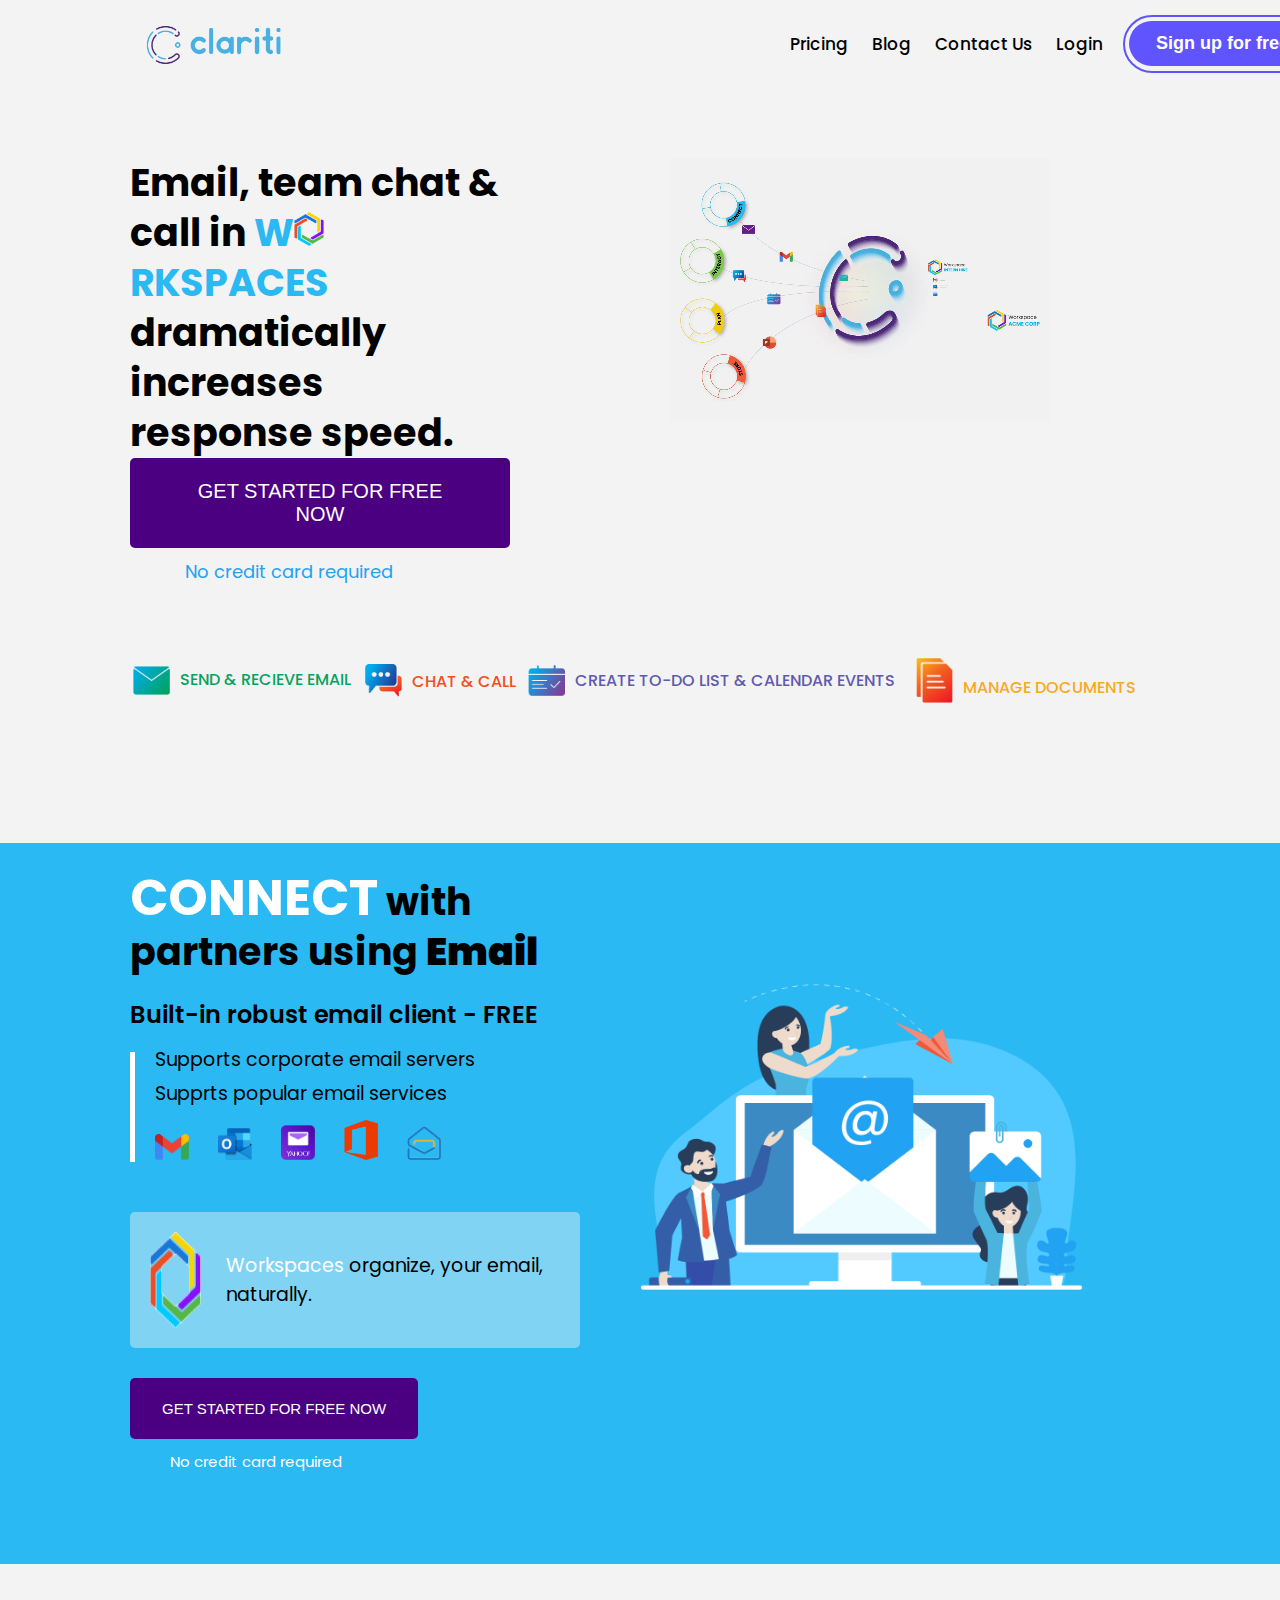
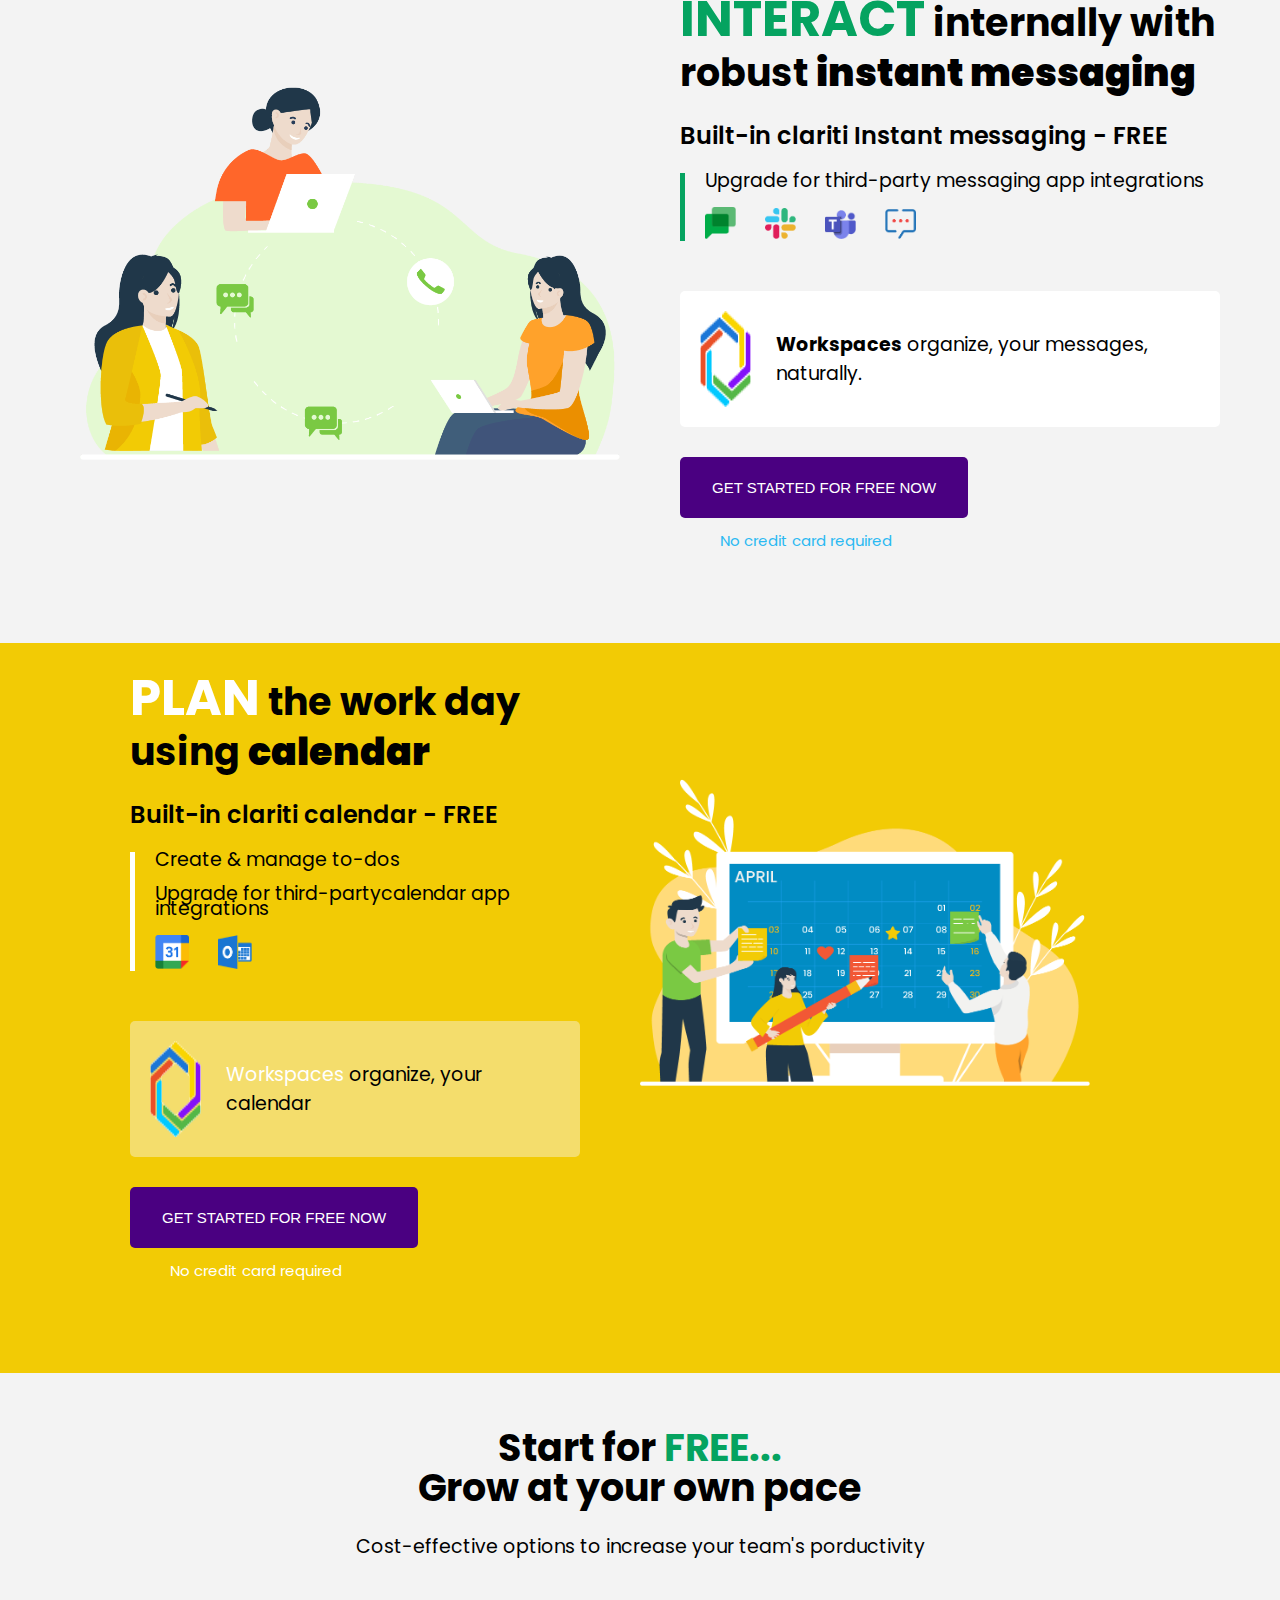
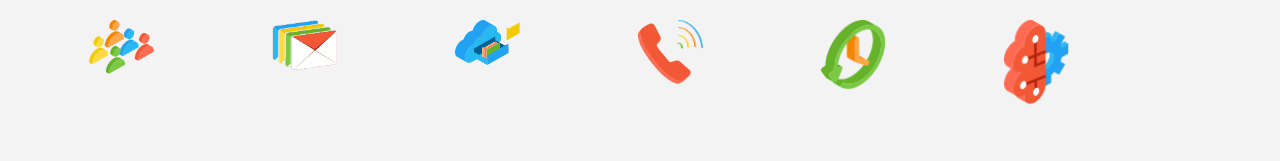
<file: index.html>
<!DOCTYPE html>
<html>
    <head>
        <title>Clariti</title>
        <link rel="preconnect" href="https://fonts.googleapis.com">
        <link rel="preconnect" href="https://fonts.gstatic.com" crossorigin>
        <link href="https://fonts.googleapis.com/css2?family=Poppins:wght@100;200;300;400;500;600;700;800;900&display=swap" rel="stylesheet">
        <link rel="stylesheet" href="./main.css">
        <link rel="stylesheet" href="./header.css">
        <link rel="stylesheet" href="./button.css">
        <link rel="stylesheet" href="./color.css">
        <link rel="stylesheet" href="./table.css">
        <link rel="stylesheet" href="./contents.css">
        <link rel="stylesheet" href="./upgrade.css">
    </head>
    <body>
        <header class="display-flex header-background">
            <div class="margin-right">
                <img src="./305x72_color.png">
            </div>
            <div class="nav-bar">
                <ul>
                    <li><a href="_blank" class="black-color">Pricing</a></li>
                    <li><a href="_blank" class="black-color">Blog</a></li>
                    <li><a href="./contact.html" class="black-color">Contact Us</a></li>
                    <li><a href="_blank" class="black-color">Login</a></li>
                </ul>
            </div>
            <div class="header-button-outer-layer"><button class="header-button">Sign up for free</button></div>
        </header>
        <section>
            <div class="display-flex">
                <div class="sub-header-content padding-left">
                    <h1>Email, team chat & call in <span class=blue-color>W<img src="./icon-o.png">RKSPACES</span> dramatically increases response speed.</h1>
                    <button class="secondary-button">GET STARTED FOR FREE NOW</button>
                    <div>
                        <a href="_blank">No credit card required</a>
                    </div>   
                </div>
                <div class="sub-header-content">
                    <video>
                        <source src="./clariti-video.m4v">
                    </video>
                </div>
            </div>
        </section>
        <table>
            <tr>
                <td>
                    <img src="./mail.png"><span class="green-color">SEND & RECIEVE EMAIL</span>
                </td>
                <td>
                    <img src="./chat.png"><span class="orange-color">CHAT & CALL</span>
                </td>
                <td>
                    <img src="./calendar.png"><span class="purple-color">CREATE TO-DO LIST & CALENDAR EVENTS</span>
                </td>
                <td>
                    <img src="./documents.png"><span class="yellow-color">MANAGE DOCUMENTS</span>
                </td>
            </tr>
        </table>
        <!--flex number 1-->
        <div class="display-flex blue-background"> 
            <div class="main-content-right">
                <h1><span class="main-header white-color">CONNECT</span> with partners using <b>Email</b></h1>
                <h2>Built-in robust email client - FREE</h2>
                <section>
                    <p>Supports corporate email servers</p>
                    <p>Supprts popular email services</p>
                    <img src="./gmail.png">
                    <img src="./outlook.png">
                    <img src="./yahoo.png">
                    <img src="./ms.png">
                    <img src="./zoho.png">
                </section>
                <div class="display-flex small-box transparent-background">
                    <img src="./icon-o.png">
                    <p><span class="white-color">Workspaces</span> organize, your email, naturally.</p>
                </div>
                <button class="primary-button">GET STARTED FOR FREE NOW</button>
                <div class="credit-card">
                    <a href="_blank" class="white-color">No credit card required</a>
                </div>
            </div>
            <div class="main-content-right">
                <img src="./connect.png" class="img-right">
            </div>
        </div>
        <!--flex number 2-->
        <div class="display-flex header-background">
            <div class="main-content-left">
                <img src="./interact.png" class="img-left">
            </div>
            <div class="main-content-left">
                <h1><span class="main-header green-color">INTERACT</span> internally with robust <b>instant messaging</b></h1>
                <h2>Built-in clariti Instant messaging - FREE</h2>
                <section>
                    <p>Upgrade for third-party messaging app integrations</p>
                    <img src="./gchat.png">
                    <img src="./slack.png">
                    <img src="./ms-teams.png">
                    <img src="./zoho-cliq.png">
                </section>
                <div class="display-flex small-box white-background">
                    <img src="./icon-o.png">
                    <p><b>Workspaces</b> organize, your messages, naturally.</p>
                </div>
                <button class="primary-button">GET STARTED FOR FREE NOW</button>
                <div class="credit-card">
                    <a href="_blank" class="blue-color">No credit card required</a>
                </div>
            </div>
        </div>
        <!--flex number 3-->
        <div class="display-flex yellow-background"> 
            <div class="main-content-right">
                <h1><span class="main-header white-color">PLAN</span> the work day using <b>calendar</b></h1>
                <h2>Built-in clariti calendar - FREE</h2>
                <section>
                    <p>Create & manage to-dos</p>
                    <p>Upgrade for third-partycalendar app integrations</p>
                    <img src="./gcalendar.png">
                    <img src="./outlook-calendar.png">
                </section>
                <div class="display-flex small-box transparent-background">
                    <img src="./icon-o.png">
                    <p><span class="white-color">Workspaces</span> organize, your calendar</p>
                </div>
                <button class="primary-button">GET STARTED FOR FREE NOW</button>
                <div class="credit-card">
                    <a href="_blank" class="white-color">No credit card required</a>
                </div>
            </div>
            <div class="main-content-right">
                <img src="./plan.png" class="img-right">
            </div>
        </div>   
        <div>
            <div class="upgrades header-background">
                <h1>Start for <span class="green-color">FREE...<span></h1>
                <h1 class="margin-top">Grow at your own pace</h1>
                <p>Cost-effective options to increase your team's porductivity</p>
                <div class="display-flex">
                    <div class="upgrade-flex">
                        <img src="./people.png">
                    </div>
                    <div class="upgrade-flex">
                        <img src="./colormail.png">
                    </div>
                    <div class="upgrade-flex">
                        <img src="./storage.png">
                    </div>
                    <div class="upgrade-flex">
                        <img src="./phone.png">
                    </div>
                    <div class="upgrade-flex">
                        <img src="./time.png">
                    </div>
                    <div class="upgrade-flex">
                        <img src="./organize.png">
                    </div>
                </div>
            </div>
        </div>
    </body>
</html>
</file>
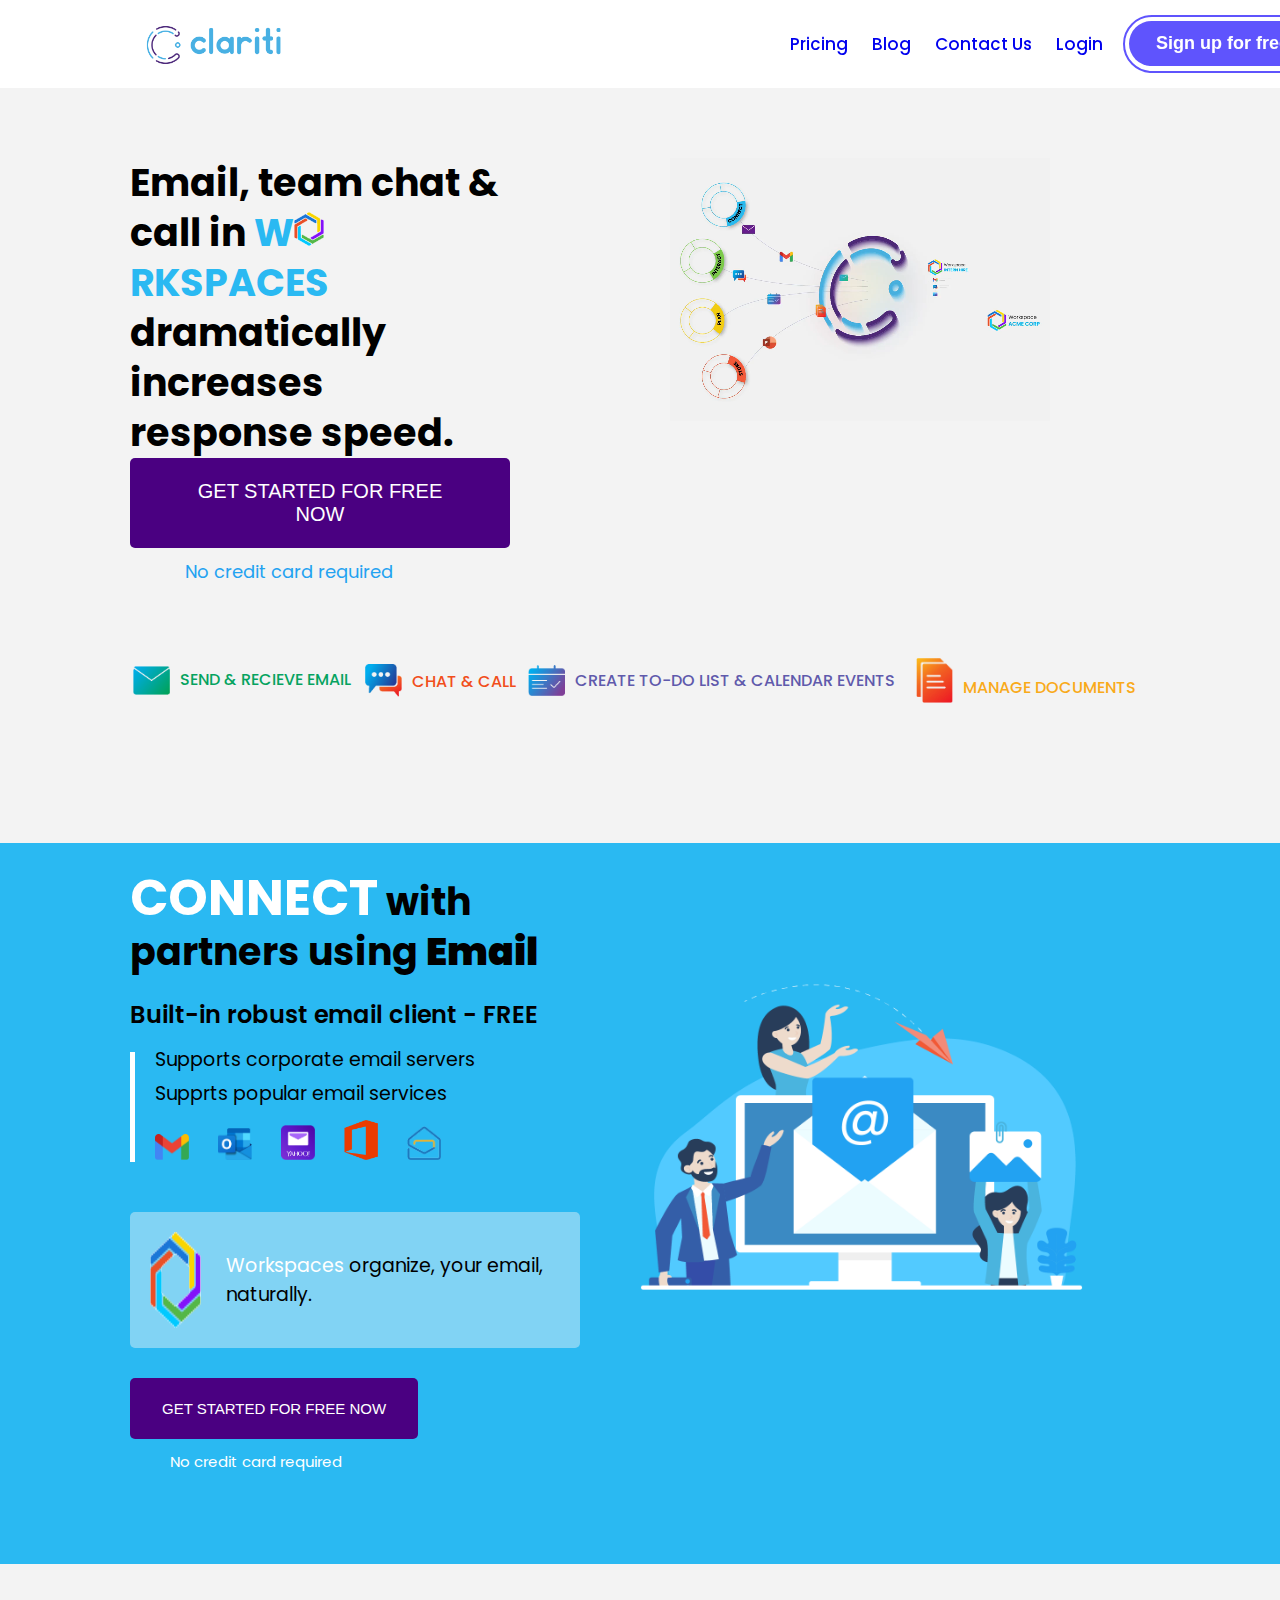
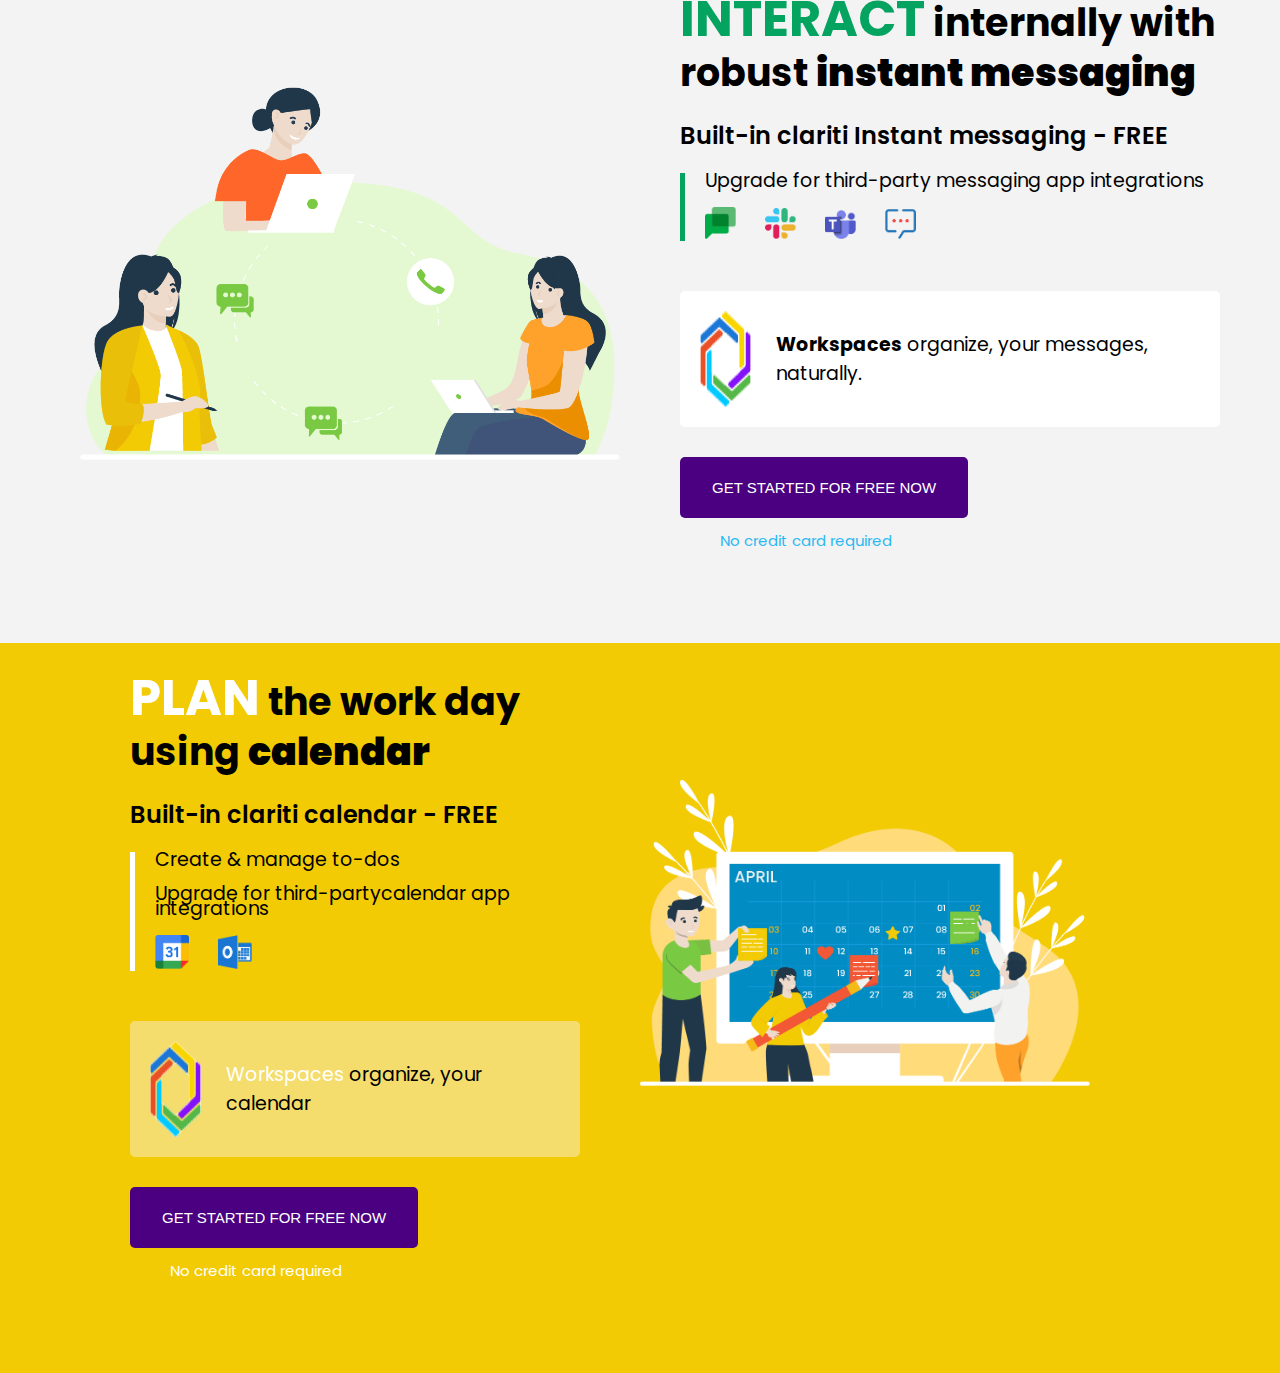
<file: clariti.html>
<!DOCTYPE html>
<html>
    <head>
        <title>Clariti</title>
        <link rel="preconnect" href="https://fonts.googleapis.com">
        <link rel="preconnect" href="https://fonts.gstatic.com" crossorigin>
        <link href="https://fonts.googleapis.com/css2?family=Poppins:wght@100;200;300;400;500;600;700;800;900&display=swap" rel="stylesheet">
        <link rel="stylesheet" href="./main.css">
        <link rel="stylesheet" href="./header.css">
        <link rel="stylesheet" href="./button.css">
        <link rel="stylesheet" href="./color.css">
        <link rel="stylesheet" href="./table.css">
        <link rel="stylesheet" href="./contents.css">
    </head>
    <body>
        <header class="display-flex">
            <div class="margin-right">
                <img src="./305x72_color.png">
            </div>
            <div class="nav-bar">
                <ul>
                    <li><a href="_blank">Pricing</a></li>
                    <li><a href="_blank">Blog</a></li>
                    <li><a href="_blank">Contact Us</a></li>
                    <li><a href="_blank">Login</a></li>
                </ul>
            </div>
            <div class="header-button-outer-layer"><button class="header-button">Sign up for free</button></div>
        </header>
        <section>
            <div class="display-flex">
                <div class="sub-header-content padding-left">
                    <h1>Email, team chat & call in <span class=blue-color>W<img src="./icon-o.png">RKSPACES</span> dramatically increases response speed.</h1>
                    <button class="secondary-button">GET STARTED FOR FREE NOW</button>
                    <div>
                        <a href="_blank">No credit card required</a>
                    </div>   
                </div>
                <div class="sub-header-content">
                    <video>
                        <source src="./clariti-video.m4v">
                    </video>
                </div>
            </div>
        </section>
        <table>
            <tr>
                <td>
                    <img src="./mail.png"><span class="green-color">SEND & RECIEVE EMAIL</span>
                </td>
                <td>
                    <img src="./chat.png"><span class="orange-color">CHAT & CALL</span>
                </td>
                <td>
                    <img src="./calendar.png"><span class="purple-color">CREATE TO-DO LIST & CALENDAR EVENTS</span>
                </td>
                <td>
                    <img src="./documents.png"><span class="yellow-color">MANAGE DOCUMENTS</span>
                </td>
            </tr>
        </table>
        <!--flex number 1-->
        <div class="display-flex blue-background"> 
            <div class="main-content-right">
                <h1><span class="main-header white-color">CONNECT</span> with partners using <b>Email</b></h1>
                <h2>Built-in robust email client - FREE</h2>
                <section>
                    <p>Supports corporate email servers</p>
                    <p>Supprts popular email services</p>
                    <img src="./gmail.png">
                    <img src="./outlook.png">
                    <img src="./yahoo.png">
                    <img src="./ms.png">
                    <img src="./zoho.png">
                </section>
                <div class="display-flex small-box transparent-background">
                    <img src="./icon-o.png">
                    <p><span class="white-color">Workspaces</span> organize, your email, naturally.</p>
                </div>
                <button class="primary-button">GET STARTED FOR FREE NOW</button>
                <div class="credit-card">
                    <a href="_blank" class="white-color">No credit card required</a>
                </div>
            </div>
            <div class="main-content-right">
                <img src="./connect.png" class="img-right">
            </div>
        </div>
        <!--flex number 2-->
        <div class="display-flex header-background">
            <div class="main-content-left">
                <img src="./interact.png" class="img-left">
            </div>
            <div class="main-content-left">
                <h1><span class="main-header green-color">INTERACT</span> internally with robust <b>instant messaging</b></h1>
                <h2>Built-in clariti Instant messaging - FREE</h2>
                <section>
                    <p>Upgrade for third-party messaging app integrations</p>
                    <img src="./gchat.png">
                    <img src="./slack.png">
                    <img src="./ms-teams.png">
                    <img src="./zoho-cliq.png">
                </section>
                <div class="display-flex small-box white-background">
                    <img src="./icon-o.png">
                    <p><b>Workspaces</b> organize, your messages, naturally.</p>
                </div>
                <button class="primary-button">GET STARTED FOR FREE NOW</button>
                <div class="credit-card">
                    <a href="_blank" class="blue-color">No credit card required</a>
                </div>
            </div>
        </div>
        <!--flex number 3-->
        <div class="display-flex yellow-background"> 
            <div class="main-content-right">
                <h1><span class="main-header white-color">PLAN</span> the work day using <b>calendar</b></h1>
                <h2>Built-in clariti calendar - FREE</h2>
                <section>
                    <p>Create & manage to-dos</p>
                    <p>Upgrade for third-partycalendar app integrations</p>
                    <img src="./gcalendar.png">
                    <img src="./outlook-calendar.png">
                </section>
                <div class="display-flex small-box transparent-background">
                    <img src="./icon-o.png">
                    <p><span class="white-color">Workspaces</span> organize, your calendar</p>
                </div>
                <button class="primary-button">GET STARTED FOR FREE NOW</button>
                <div class="credit-card">
                    <a href="_blank" class="white-color">No credit card required</a>
                </div>
            </div>
            <div class="main-content-right">
                <img src="./plan.png" class="img-right">
            </div>
        </div>   
    </body>
</html>
</file>
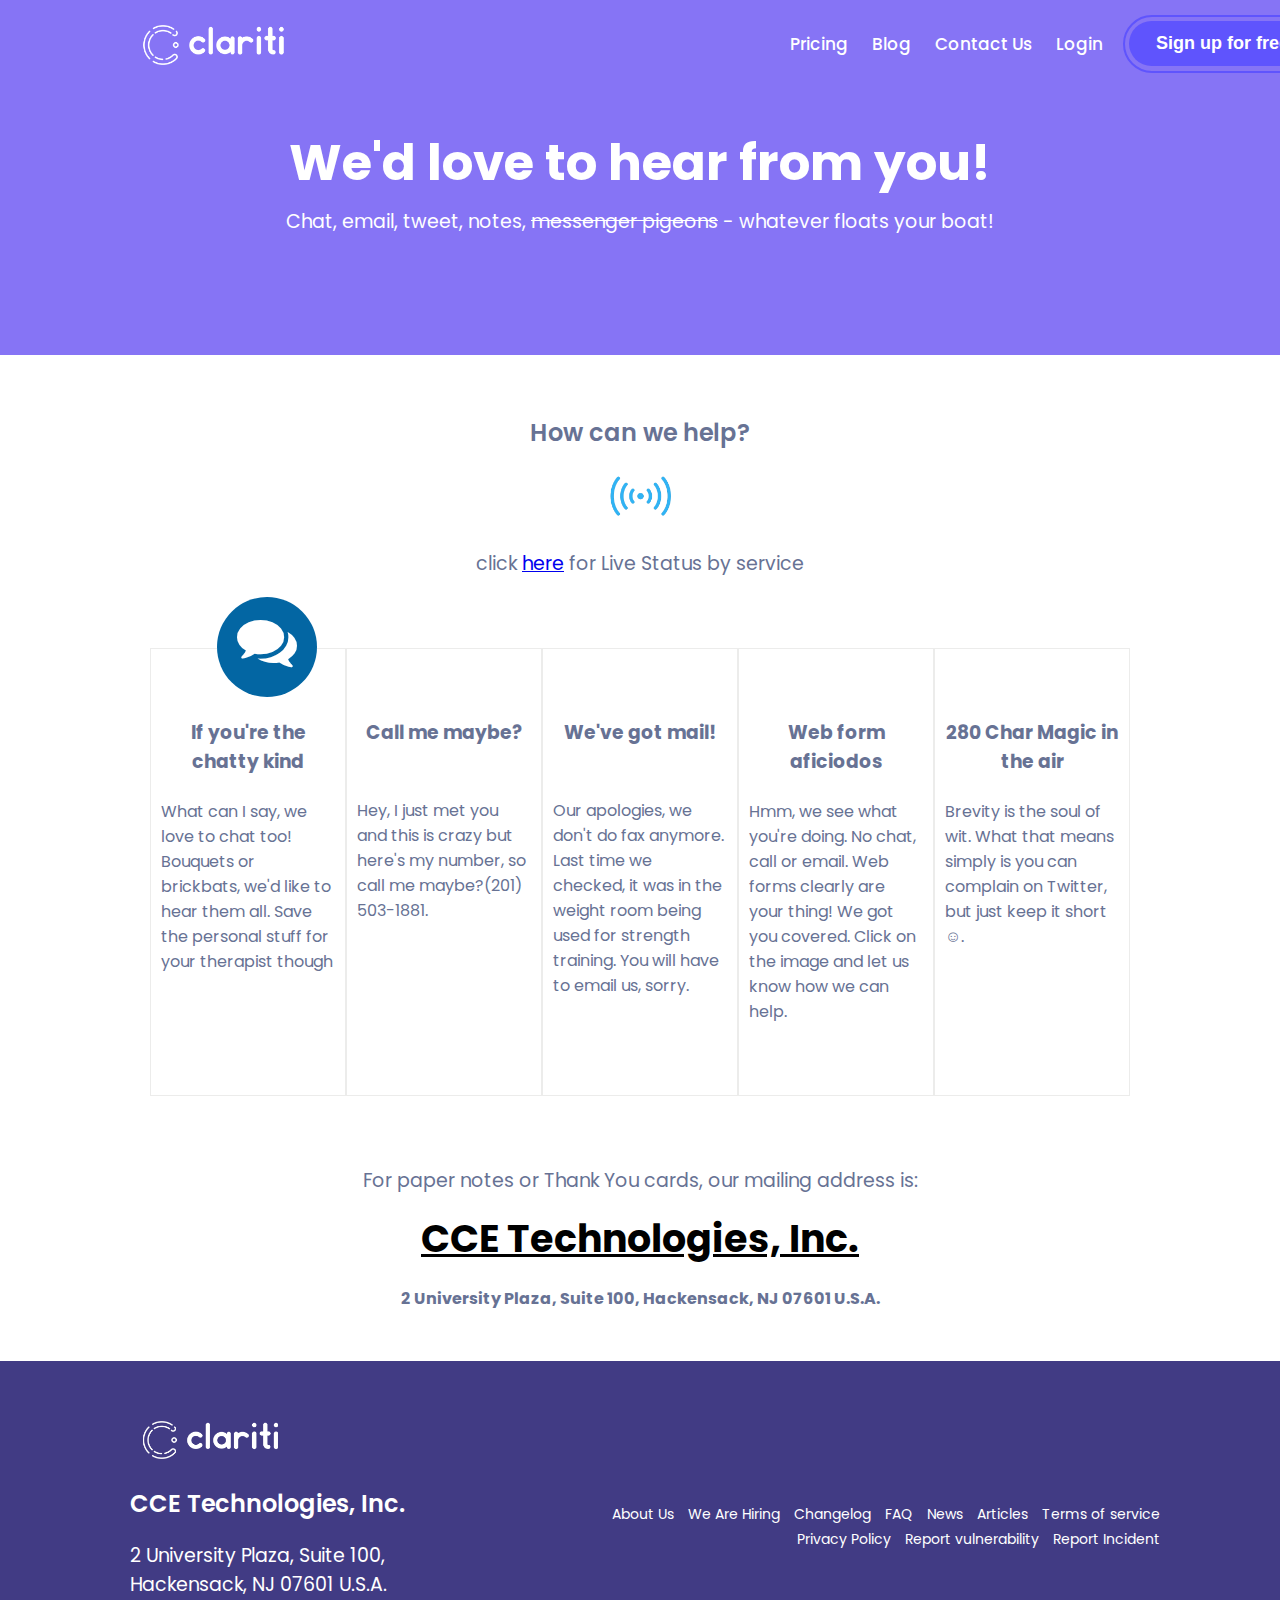
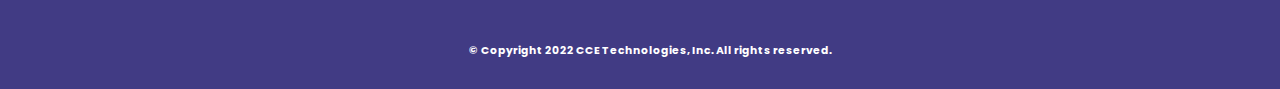
<file: contact.html>
<!DOCTYPE html>
<html>
    <head>
        <title>Clariti</title>
        <link rel="preconnect" href="https://fonts.googleapis.com">
        <link rel="preconnect" href="https://fonts.gstatic.com" crossorigin>
        <link href="https://fonts.googleapis.com/css2?family=Poppins:wght@100;200;300;400;500;600;700;800;900&display=swap" rel="stylesheet">
        <link rel="stylesheet" href="https://cdnjs.cloudflare.com/ajax/libs/font-awesome/4.7.0/css/font-awesome.min.css">
        <link rel="stylesheet" href="./main.css">
        <link rel="stylesheet" href="./header.css">
        <link rel="stylesheet" href="./button.css">
        <link rel="stylesheet" href="./color.css">
        <link rel="stylesheet" href="./table.css">
        <link rel="stylesheet" href="./contents.css">
        <link rel="stylesheet" href="./upgrade.css">
        <link rel="stylesheet" href="./contactus.css">
        <link rel="stylesheet" href="./footer.css">
    </head>
    <body>
        <header class="display-flex purple-background">
            <div class="margin-right">
                <img src="./white-clariti.png">
            </div>
            <div class="nav-bar">
                <ul>
                    <li><a href="./index.html" class="white-color">Pricing</a></li>
                    <li><a href="_blank" class="white-color">Blog</a></li>
                    <li><a href="_blank" class="white-color">Contact Us</a></li>
                    <li><a href="_blank" class="white-color">Login</a></li>
                </ul>
            </div>
            <div class="header-button-outer-layer"><button class="header-button">Sign up for free</button></div>
        </header>
        <div class="sub-header purple-background white-color">
            <h1 class="f-50">We'd love to hear from you!</h1>
            <p>Chat, email, tweet, notes, <s>messenger pigeons</s> - whatever floats your boat!</p>
        </div>
        <div class="content-contact darkpurple-color">
            <h2>How can we help?</h2>
            <img src="./wifi.png">
            <p>click <a href="_blank">here</a> for Live Status by service</p>
        </div>
        <div class="display-flex margin">
            <div class="contact-card darkpurple-color">
                <i class="fa fa-comments i-circle"></i>
                <h3>If you're the chatty kind</h3>
                <h4>What can I say, we love to chat too! Bouquets or brickbats, we'd like to hear them all. Save the personal stuff for your therapist though</h4>
            </div>
            <div class="contact-card darkpurple-color">
                <h3>Call me maybe?</h3>
                <h4>Hey, I just met you and this is crazy but here's my number, so call me maybe?(201) 503-1881.</h4>
            </div>
            <div class="contact-card darkpurple-color">
                <h3>We've got mail!</h3>
                <h4>Our apologies, we don't do fax anymore. Last time we checked, it was in the weight room being used for strength training. You will have to email us, sorry.</h4>
            </div>
            <div class="contact-card darkpurple-color">
                <h3>Web form aficiodos</h3>
                <h4>Hmm, we see what you're doing. No chat, call or email. Web forms clearly are your thing! We got you covered. Click on the image and let us know how we can help.</h4>
            </div>
            <div class="contact-card darkpurple-color">
                <h3>280 Char Magic in the air</h3>
                <h4>Brevity is the soul of wit. What that means simply is you can complain on Twitter, but just keep it short ☺.</h4>
            </div>
        </div>
        <div class="address">
            <p class="darkpurple-color">For paper notes or Thank You cards, our mailing address is:</p>
            <h1>CCE Technologies, Inc.</h1>
            <h4 class="darkpurple-color">2 University Plaza, Suite 100, Hackensack, NJ 07601 U.S.A.</h4>
        </div>
        <footer>
            <div class="display-flex">
                <div class="footer-content white-color">
                    <img src="./white-clariti.png">
                    <h2>CCE Technologies, Inc.</h2>
                    <p>2 University Plaza, Suite 100, Hackensack, NJ 07601 U.S.A.</p>
                </div>
                <div class="footer-anchor-tag">
                    <a href="_blank">About Us</a>
                    <a href="_blank">We Are Hiring</a>
                    <a href="_blank">Changelog</a>
                    <a href="_blank">FAQ</a>
                    <a href="_blank">News</a>
                    <a href="_blank">Articles</a>
                    <a href="_blank">Terms of service</a>
                    <a href="_blank">Privacy Policy</a>
                    <a href="_blank">Report vulnerability</a>
                    <a href="_blank">Report Incident</a>
                </div>
            </div>
            <div class="footer-copyright">
                <h6 class="white-color">© Copyright 2022 CCE Technologies, Inc. All rights reserved.</h6>
            </div>
        </footer>
    </body>
</html>
</file>
<file: main.css>
body {
    margin: 0;
    padding: 0;
    font-family: 'Poppins', sans-serif;
    width: 100%;
    overflow-x: hidden;
}
h1 {
    font-size: 38px;
    line-height: 50px;
    margin: 0;
}
h2 {
    font-weight: 600;
}
p{
    font-size: 19px;
}
.display-flex {
    display: flex;
}
.margin-right {
    margin-right: 315px;
}
.padding-left {
    padding-left: 140px;
}
.margin-top {
    margin-top: -10px;
}
.f-50 {
    font-size: 50px;
}
.margin {
    margin: 20px 150px;
}
</file>
<file: header.css>
header {
    width: 100%;
    padding: 15px 130px;
    position: sticky;
    top: 0;
    z-index: 1;
}
header img {
    width: 55%;
    position: relative;
    top: 10px;  
    cursor: pointer;
}

.nav-bar li {
    display: inline-block;
    padding-right: 10px;
}
.nav-bar li a {
    text-decoration: none;
    padding-right: 10px;
    font-weight: 500;
    font-size: 17px;
}


.sub-header-content {
    margin-top: 0;
    background-color: #f3f3f3;
    width: 100%;
    padding: 70px 130px;
}
.sub-header-content video {
    width: 100%;
    position: relative;
    right: 100px;
}
.sub-header-content a {
    position: relative;
    top: 10px;
    left: 55px;
    text-align: center;
    text-decoration: none;
    color: #23a2f1;
    font-size: large;
} 
.sub-header-content img {
    width: 30px;
}

.sub-header {
    width: 100%;
    text-align: center;
    margin-top: 0;
    padding-top: 50px;
    padding-bottom: 100px;
}
</file>
<file: button.css>
.header-button {
    background-color: #5f54fd;
    color: #ffffff;
    border-color: transparent;
    padding: 10px 25px;
    border-radius: 30px;
    font-size: 18px;
    font-weight: bold;
    cursor: pointer;
}
.header-button-outer-layer {
    border: 2px solid #5f54fd;
    padding: 4px;
    border-radius: 30px;
}
.primary-button {
    background-color: #4a0081;
    color: #ffffff;
    border-color: transparent;
    font-size: 15px;
    padding: 20px 30px;
    border-radius: 5px;
    margin-top: 30px;
}
.secondary-button {
    background-color: #4a0081;
    color: #ffffff;
    border-color: transparent;
    font-size: 20px;
    padding: 20px 40px;
    border-radius: 5px;
}
</file>
<file: color.css>
.blue-color {
    color: #2ab9f2;
}
.green-color {
    color: #05a360;
}
.orange-color {
    color: #f14e1b;
}
.purple-color {
    color: #605aac;
}
.darkpurple-color {
    color: #677294;
}
.yellow-color {
    color: #f9aa1a;
}
.white-color {
    color: #ffffff;
}
.black-color {
    color: #000000;
}
.blue-background {
    background-color: #2ab9f2;
}
.header-background {
    background-color: #f3f3f3;
}
.white-background {
    background-color: #ffffff;
}
.yellow-background {
    background-color: #f2cb05;
}
.purple-background {
    background-color: #8674f5;
}
.transparent-background {
    background-color: #f5f5f56e;
}
</file>
<file: table.css>
table, tr {
    width: 100%;
    background-color: #f3f3f3;
    padding: 10px 130px 130px 130px;
}
table img {
    width: 37px;
}
table span {
    position: relative;
    bottom: 10px;
    margin-left: 10px;
    font-weight: 500;
}
</file>
<file: contents.css>
.main-content-right {
    width: 50%;
    padding: 30px 60px 100px 130px;
}
.main-content-left {
    width: 50%;
    padding: 30px 60px 100px 40px;
}
.main-header {
    font-size: 50px;
}

.main-content-right section {
    line-height: 15px;
    border-left: 5px solid white;
    padding-left: 20px;
}
.main-content-left section {
    line-height: 15px;
    border-left: 5px solid #05a360;
    padding-left: 20px;
}

.main-content-right section img {
    width: 8%;
    margin-right: 25px;
}
.main-content-left section img {
    width: 6%;
    margin-right: 25px;
}

.small-box {
    margin-top: 50px;
    padding: 20px 20px;
    border-radius: 5px;
    border-color: 1px solid white;
}
.small-box p {
    margin-left: 25px;
}
.credit-card a {
    font-size: 15px;
    text-decoration: none;
    position: relative;
    top: 10px;
    left: 40px;
}
.img-right {
    width: 100%;
    position: relative;
    right: 130px;
    top: 100px;
}
.img-left {
    width: 100%;
    position: relative;
    top: 90px;
    left: 40px;
}
</file>
<file: upgrade.css>
.upgrades {
    padding: 50px 30px;
    text-align: center;
    margin: 0;
}
.upgrade-flex {
    width: 15%;
    margin-top: 40px;
}
.upgrade-flex img {
    width: 35%;
}
</file>
<file: contactus.css>
.content-contact {
    text-align: center;
    margin-top: 60px;
}
.content-contact img {
    width: 5%;
}
.contact-card {
    position: relative;
    border: 1px solid #ececeb;
    text-align: center;
    width: 20%;
    padding: 50px 10px;
    margin-top: 50px;
}
.i-circle {
    background: #0366a3;
    border-radius: 50%;
    width: 100px;
    height: 100px;
}
.contact-card i {
    position: absolute;
    font-size: 60px;
    top: -52px;
    left: 66px;
    color: white;
}
.fa-comments::before {
    position: relative;
    bottom: -15px;
}
.contact-card h3 {
    padding-bottom: 30px;
    max-height: 30px;
}
.contact-card h4 {
    text-align: left;
    font-weight: 400;
}

.address {
    margin-top: 70px;
    margin-bottom: 50px;
    text-align: center;
}
.address h1 {
    text-decoration: underline;
}
</file>
<file: footer.css>
footer {
    background-color: #413b84;
    padding: 60px 110px 5px 130px;
}
footer img {
    width: 50%;
}
.footer-content {
    width: 35%;
    padding-right: 115px;
}
.footer-anchor-tag {
    width: 65%;
    text-align: right;
    padding: 80px 0 40px 0;
}
.footer-anchor-tag a {
    text-decoration: none;
    color: white;
    margin-right: 10px;
    font-size: 14px;
}
.footer-anchor-tag a:hover {
    text-decoration: underline;
}
.footer-copyright {
    text-align: center;
}
</file>
